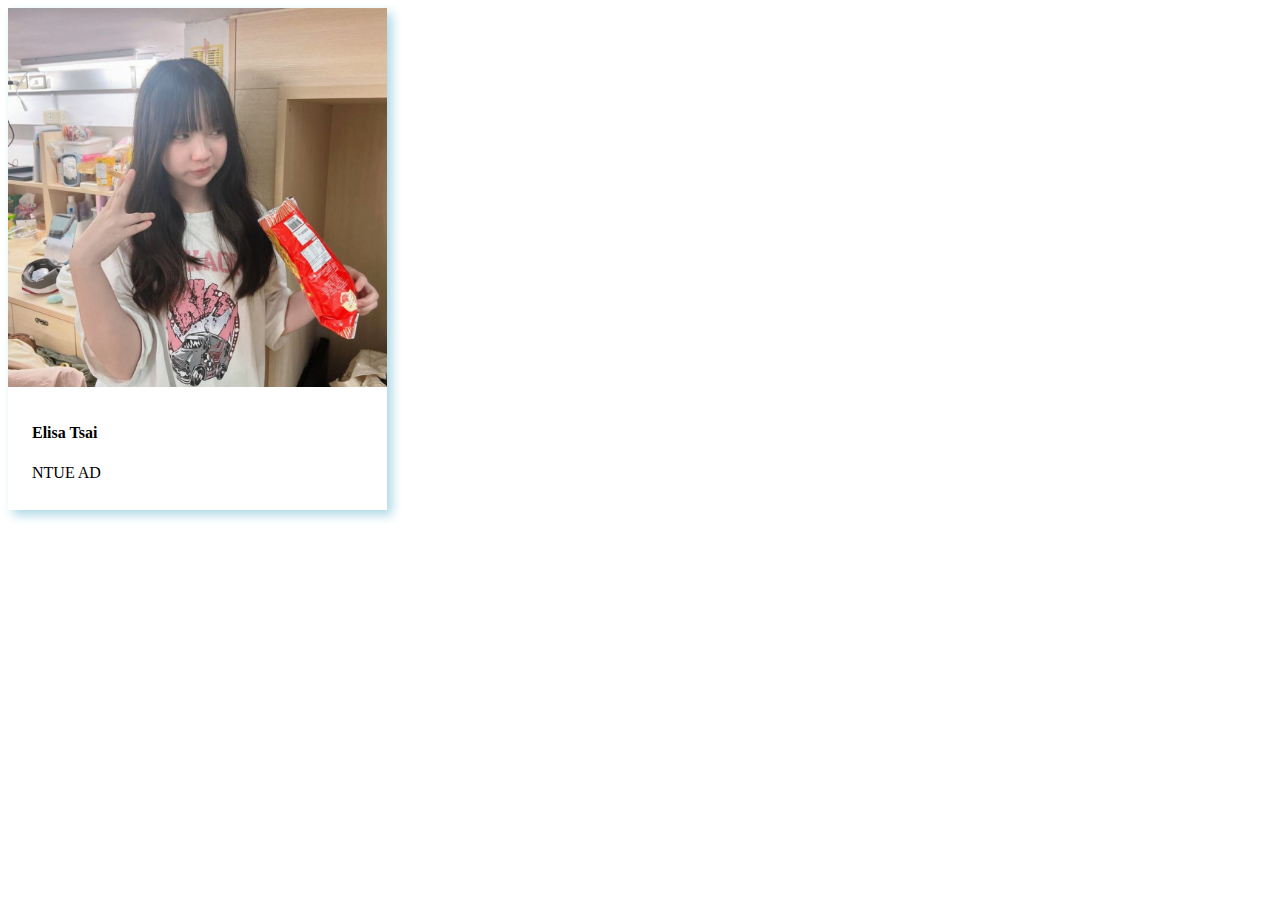
<file: 1015/index.html>
<!DOCTYPE html>

<html>
	<head>
		<meta charset='utf-8'>
		<title>ELISA</title>
		
		<style>
		
			.card{
				width: 30%;
				box-shadow: 5px 5px 10px lightblue;
			}
		
			.container{
				padding: 12px 24px;
			}
		
		</style>
		
	</head>
	
	<body>
		<div class='card'>
			<img src='img_avatar.png' style='width: 100%'>
			<div class='container'>
				<h4>Elisa Tsai</h4>
				<p>NTUE AD</p>
			</div>
		</div>
	</body>

</html>
</file>
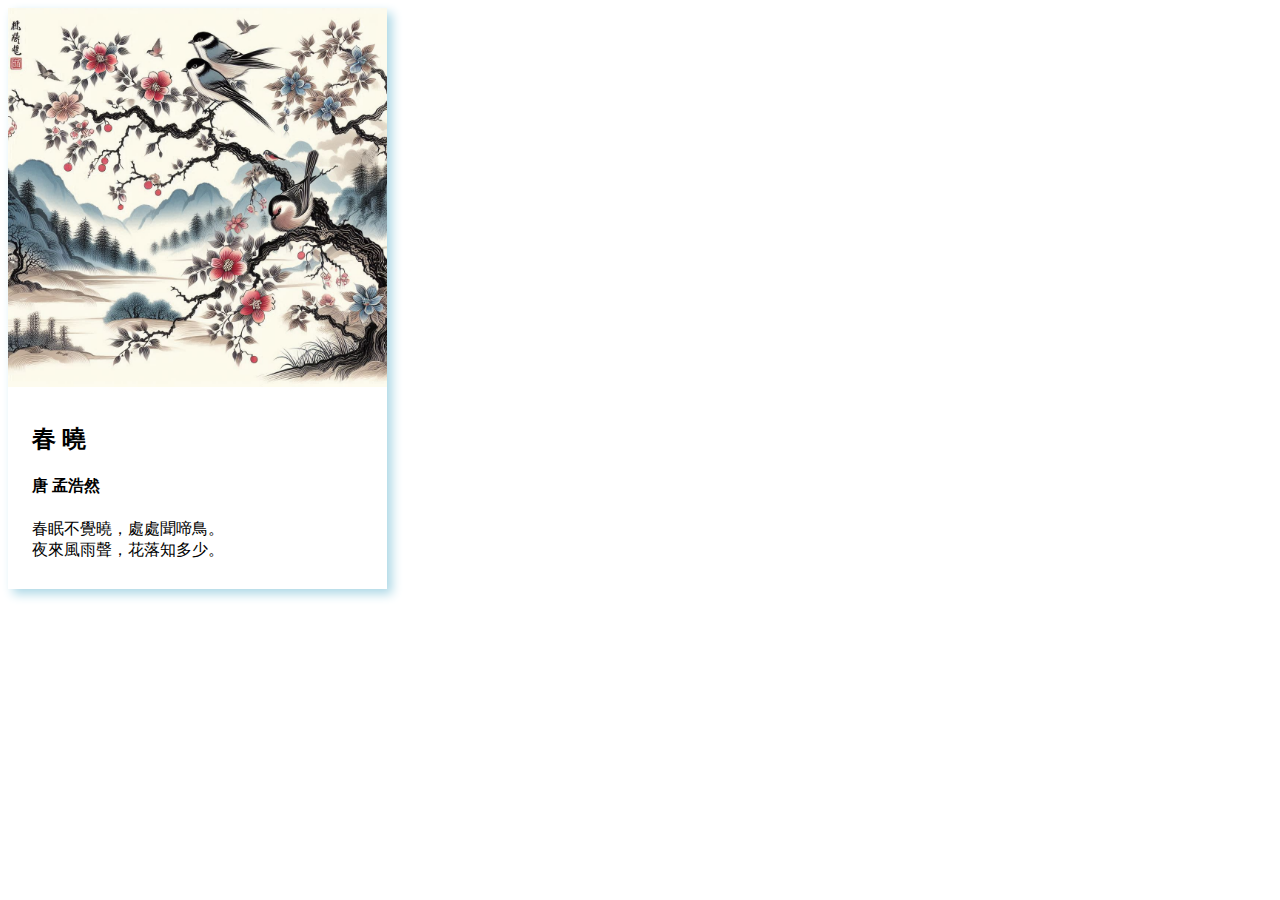
<file: 1022/index.html>
<!DOCTYPE html>

<html>
	<head>
		<meta charset='utf-8'>
		<title>ELISA</title>
		<link rel="preconnect" href="https://fonts.googleapis.com">
		<link rel="preconnect" href="https://fonts.gstatic.com" crossorigin>
		<link href="https://fonts.googleapis.com/css2?family=LXGW+WenKai+Mono+TC&display=swap" rel="stylesheet">
		
		<style>
		
			.card{
				width: 30%;
				box-shadow: 5px 5px 10px lightblue;
			}
		
			.container{
				padding: 12px 24px;
			}
		
		</style>
		
	</head>
	
	<body>
		<div class='card'>
			<img src='img_avatar.png' alt="Avatar" style='width: 100%'>
			<div class='container lxgw-wenkai-mono-tc-regular'>
				<h2>春 曉</h2>
				<h4><b>唐 孟浩然</b></h4>
				<p>春眠不覺曉，處處聞啼鳥。<br/>
				夜來風雨聲，花落知多少。</p>
			</div>
		</div>
	</body>

</html>
</file>
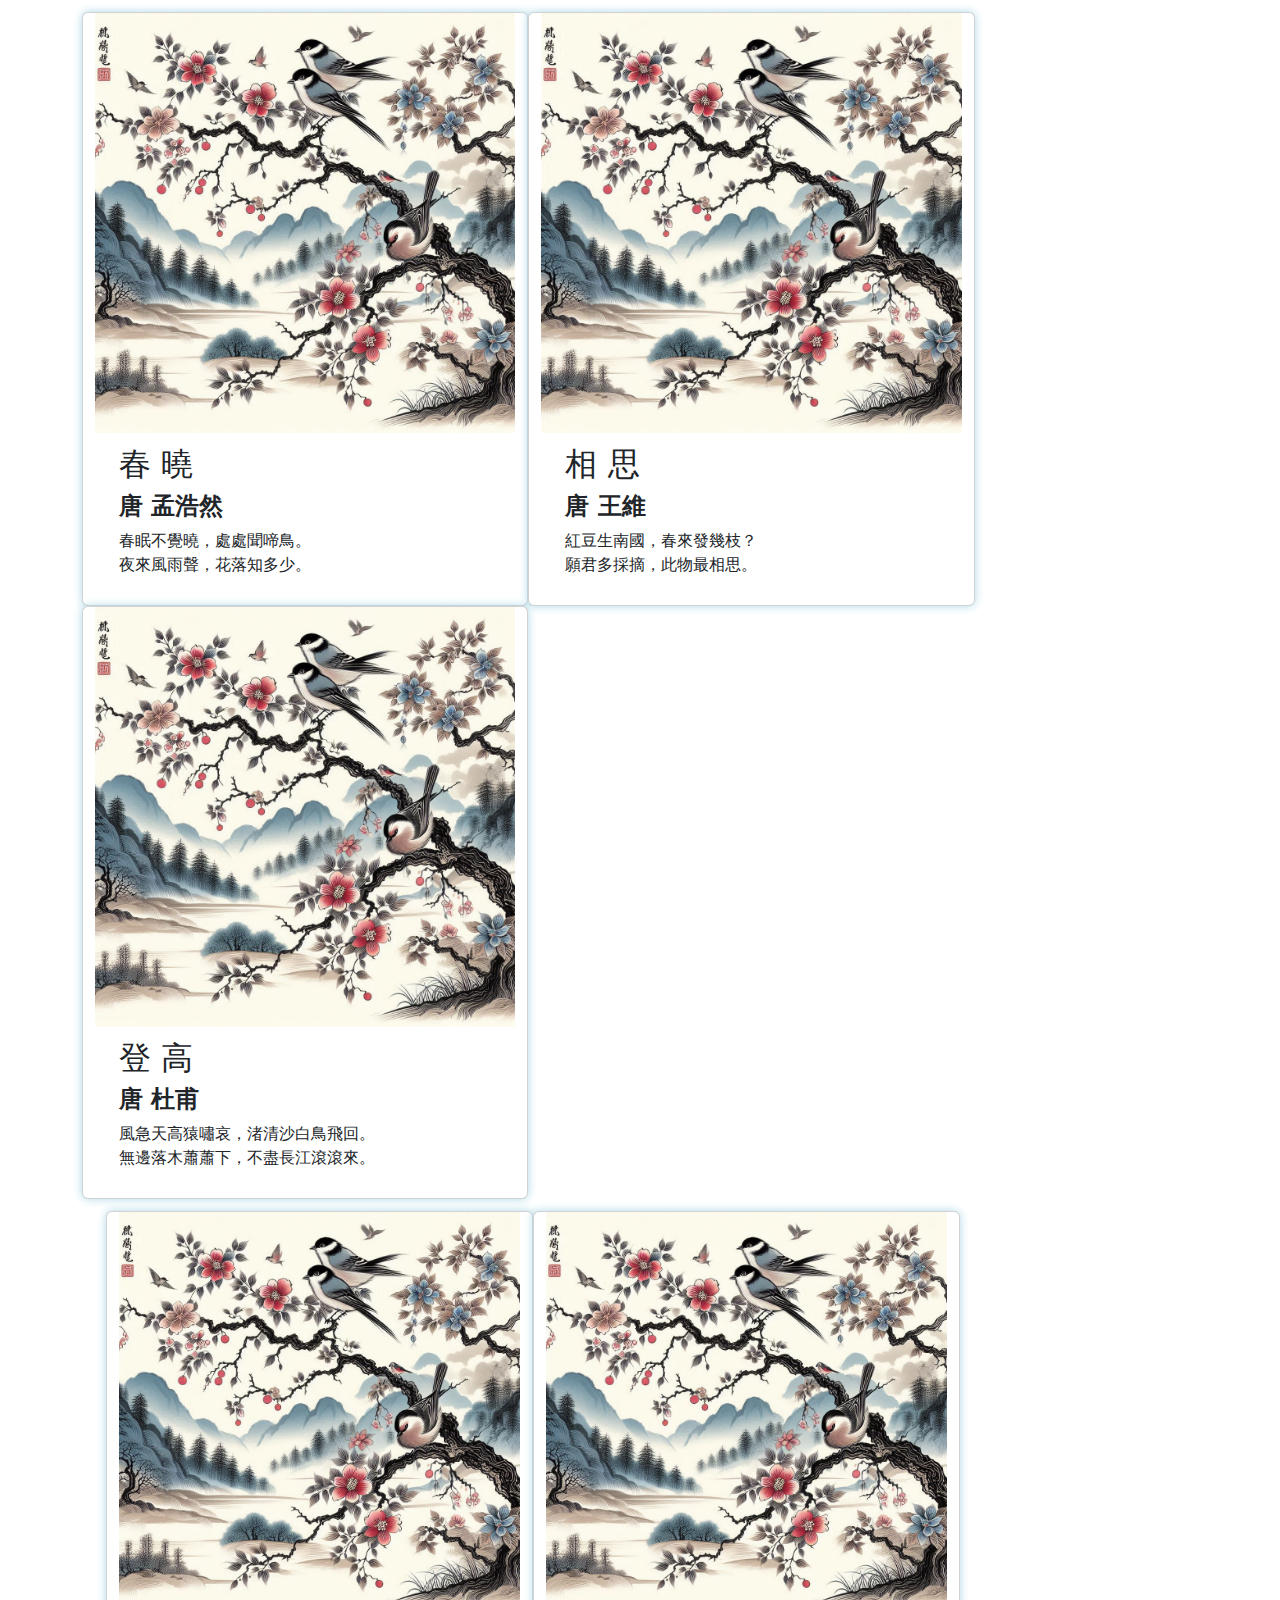
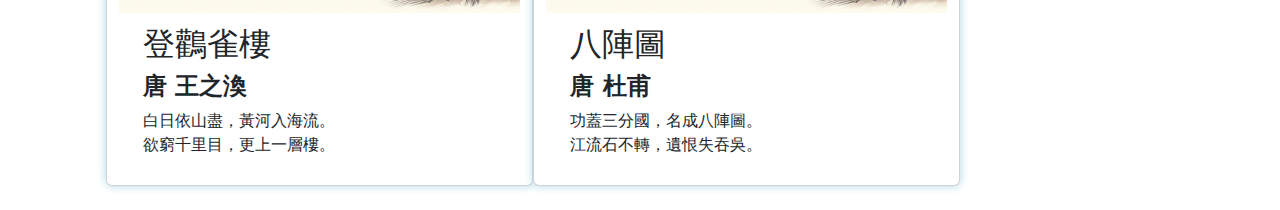
<file: 1105/index.html>
<!DOCTYPE html>

<html>
	<head>
		<meta charset='utf-8'>
		<title>ELISA</title>
		<link rel="preconnect" href="https://fonts.googleapis.com">
		<link rel="preconnect" href="https://fonts.gstatic.com" crossorigin>
		<link href="https://fonts.googleapis.com/css2?family=LXGW+WenKai+Mono+TC&display=swap" rel="stylesheet">
		
		<link href="https://cdn.jsdelivr.net/npm/bootstrap@5.3.3/dist/css/bootstrap.min.css" rel="stylesheet" integrity="sha384-QWTKZyjpPEjISv5WaRU9OFeRpok6YctnYmDr5pNlyT2bRjXh0JMhjY6hW+ALEwIH" crossorigin="anonymous">
		<script src="https://cdn.jsdelivr.net/npm/bootstrap@5.3.3/dist/js/bootstrap.bundle.min.js" integrity="sha384-YvpcrYf0tY3lHB60NNkmXc5s9fDVZLESaAA55NDzOxhy9GkcIdslK1eN7N6jIeHz" crossorigin="anonymous"></script>
		
		<style>
		
			.card{
				width: 40%;
				box-shadow: 0px 0px 10px lightblue;
			}
		
			.container{
				padding: 12px 24px;
			}
		
		</style>
		
	</head>
	
	<body>
		<div class='container'>
			<div class='row'>
				<div class= card 'col-4'>
					<img src='img_avatar.png' alt="Avatar" style='width: 100%'>
					<div class='container lxgw-wenkai-mono-tc-regular'>
					<h2>春 曉</h2>
					<h4><b>唐 孟浩然</b></h4>
					<p>春眠不覺曉，處處聞啼鳥。<br/>
					夜來風雨聲，花落知多少。</p>
					</div>
				</div>
				<div class= card 'col-4'>
					<img src='img_avatar.png' alt="Avatar" style='width: 100%'>
					<div class='container lxgw-wenkai-mono-tc-regular'>
					<h2>相 思</h2>
					<h4><b>唐 王維</b></h4>
					<p>紅豆生南國，春來發幾枝？<br/>
					願君多採摘，此物最相思。</p>
					</div>
				</div>
				<div class= card 'col-4'>
				<img src='img_avatar.png' alt="Avatar" style='width: 100%'>
					<div class='container lxgw-wenkai-mono-tc-regular'>
					<h2>登 高</h2>
					<h4><b>唐 杜甫</b></h4>
					<p>風急天高猿嘯哀，渚清沙白鳥飛回。<br/>
					無邊落木蕭蕭下，不盡長江滾滾來。</p>
					</div>
				</div>
			</div>
		<div class='container'>
			<div class='row'>
				<div class= card 'col-6'>
				<img src='img_avatar.png' alt="Avatar" style='width: 100%'>
					<div class='container lxgw-wenkai-mono-tc-regular'>
					<h2>登鸛雀樓</h2>
					<h4><b>唐 王之渙</b></h4>
					<p>白日依山盡，黃河入海流。<br/>
					欲窮千里目，更上一層樓。</p>
					</div>
				</div>
				<div class= card 'col-6'>
				<img src='img_avatar.png' alt="Avatar" style='width: 100%'>
					<div class='container lxgw-wenkai-mono-tc-regular'>
					<h2>八陣圖</h2>
					<h4><b>唐 杜甫</b></h4>
					<p>功蓋三分國，名成八陣圖。<br/>
					江流石不轉，遺恨失吞吳。</p>
					</div>
				</div>
			</div>
		</div>
		
	</body>

</html>
</file>
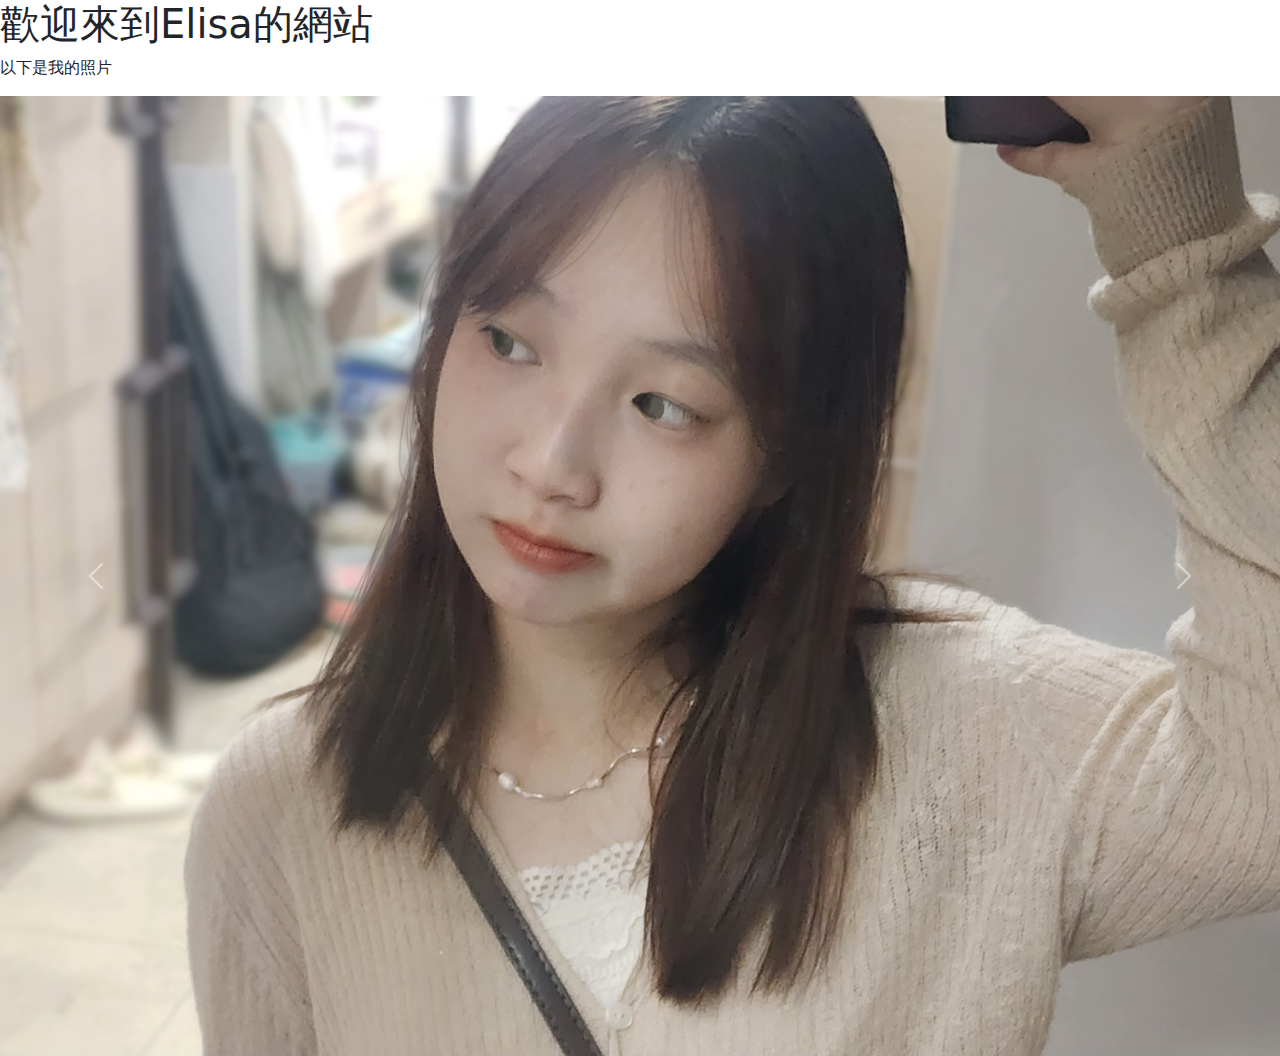
<file: 1112/index.html>
<!DOCTYPE html>
<html>

    <head>
    <meta charset='utf-8'>
    <title>ELISA</title>
    <link href="https://cdn.jsdelivr.net/npm/bootstrap@5.3.3/dist/css/bootstrap.min.css" rel="stylesheet" integrity="sha384-QWTKZyjpPEjISv5WaRU9OFeRpok6YctnYmDr5pNlyT2bRjXh0JMhjY6hW+ALEwIH" crossorigin="anonymous">
    <script src="https://cdn.jsdelivr.net/npm/bootstrap@5.3.3/dist/js/bootstrap.bundle.min.js" integrity="sha384-YvpcrYf0tY3lHB60NNkmXc5s9fDVZLESaAA55NDzOxhy9GkcIdslK1eN7N6jIeHz" crossorigin="anonymous"></script>
    </head>

    <body>
        <h1>歡迎來到Elisa的網站</h1>
        <p>以下是我的照片</p>
    <div id="carouselExampleFade" class="carousel slide carousel-fade">
        <div class="carousel-inner">
          <div class="carousel-item active">
            <img src="01.jpg" class="d-block w-100" alt="01">
          </div>
          <div class="carousel-item">
            <img src="02.jpg" class="d-block w-100" alt="02">
          </div>
          <div class="carousel-item">
            <img src="03.jpg" class="d-block w-100" alt="03">
          </div>
          <div class="carousel-item">
            <img src="04.jpg" class="d-block w-100" alt="04">
          </div>
          <div class="carousel-item">
            <img src="05.jpg" class="d-block w-100" alt="05">
          </div>
        </div>


        <button class="carousel-control-prev" type="button" data-bs-target="#carouselExampleFade" data-bs-slide="prev">
          <span class="carousel-control-prev-icon" aria-hidden="true"></span>
          <span class="visually-hidden">Previous</span>
        </button>


        <button class="carousel-control-next" type="button" data-bs-target="#carouselExampleFade" data-bs-slide="next">
          <span class="carousel-control-next-icon" aria-hidden="true"></span>
          <span class="visually-hidden">Next</span>
        </button>
      </div>

    </body>
</html>
</file>
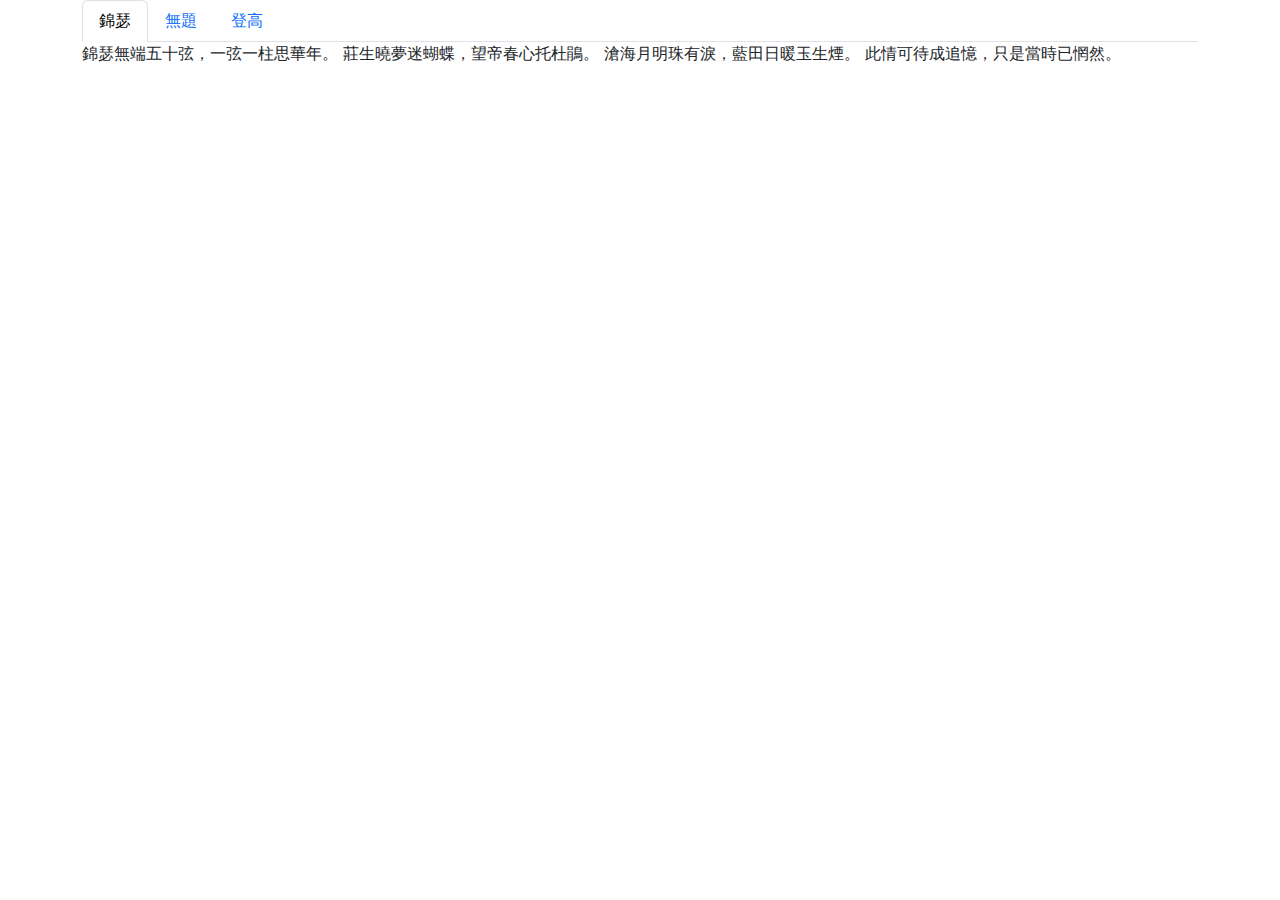
<file: 1126(bonus)/index.html>
<html>

<head>
	<meta charset='utf-8'>
	<title>ELISA</title>
	<link rel="preconnect" href="https://fonts.googleapis.com">
	<link rel="preconnect" href="https://fonts.gstatic.com" crossorigin>
	<link href="https://fonts.googleapis.com/css2?family=LXGW+WenKai+Mono+TC&display=swap" rel="stylesheet">
	<link href="https://cdn.jsdelivr.net/npm/bootstrap@5.3.3/dist/css/bootstrap.min.css" rel="stylesheet" integrity="sha384-QWTKZyjpPEjISv5WaRU9OFeRpok6YctnYmDr5pNlyT2bRjXh0JMhjY6hW+ALEwIH" crossorigin="anonymous">
	<script src="https://cdn.jsdelivr.net/npm/bootstrap@5.3.3/dist/js/bootstrap.bundle.min.js" integrity="sha384-YvpcrYf0tY3lHB60NNkmXc5s9fDVZLESaAA55NDzOxhy9GkcIdslK1eN7N6jIeHz" crossorigin="anonymous"></script>
</head>

<body>
	<div class="container">
		<!-- 導覽元件 -->
		<ul class="nav nav-tabs" id="myTab">
			<li class="nav-item"><a class="nav-link active" data-bs-toggle="tab" href="#tab1">錦瑟</a></li>
			<li class="nav-item"><a class="nav-link" data-bs-toggle="tab" href="#tab2">無題</a></li>
			<li class="nav-item"><a class="nav-link" data-bs-toggle="tab" href="#tab3">登高</a></li>
		</ul>
		<!-- 標籤頁內容 -->
		<div class="tab-content" id="myTabContent">
			<div class="tab-pane fade show active" id="tab1">
				<p>錦瑟無端五十弦，一弦一柱思華年。
				莊生曉夢迷蝴蝶，望帝春心托杜鵑。
				滄海月明珠有淚，藍田日暖玉生煙。
				此情可待成追憶，只是當時已惘然。</p>
			</div>
			<div class="tab-pane fade" id="tab2">
				<p>相見時難別亦難，東風無力百花殘。
				春蠶到死絲方盡，蠟炬成灰淚始乾。
				曉鏡但愁雲鬢改，夜吟應覺月光寒。
				蓬萊此去無多路，青鳥殷勤為探看。</p>
			</div>
			<div class="tab-pane fade" id="tab3">
				<p>風急天高猿嘯哀，渚清沙白鳥飛迴。
				無邊落木蕭蕭下，不盡長江滾滾來。
				萬里悲秋常作客，百年多病獨登臺。
				艱難苦恨繁霜鬢，潦倒新停濁酒杯。</p>
			</div>
		</div>
	</div>
</body>
</html>
</file>
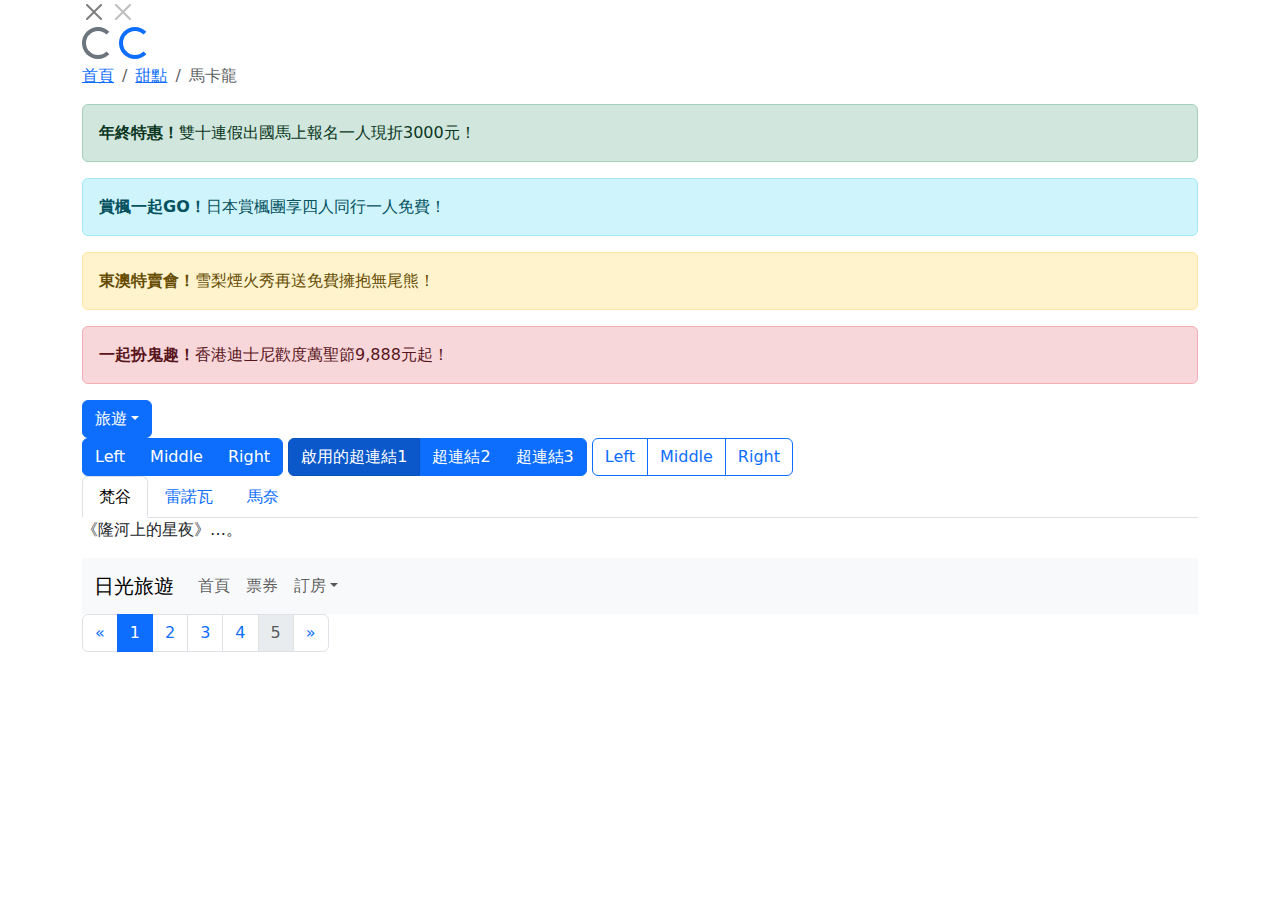
<file: 1126/index.html>
<!DOCTYPE html>

<html>

<head>
	<meta charset='utf-8'>
	<title>ELISA</title>
	<link rel="preconnect" href="https://fonts.googleapis.com">
	<link rel="preconnect" href="https://fonts.gstatic.com" crossorigin>
	<link href="https://fonts.googleapis.com/css2?family=LXGW+WenKai+Mono+TC&display=swap" rel="stylesheet">
	<link href="https://cdn.jsdelivr.net/npm/bootstrap@5.3.3/dist/css/bootstrap.min.css" rel="stylesheet" integrity="sha384-QWTKZyjpPEjISv5WaRU9OFeRpok6YctnYmDr5pNlyT2bRjXh0JMhjY6hW+ALEwIH" crossorigin="anonymous">
	<script src="https://cdn.jsdelivr.net/npm/bootstrap@5.3.3/dist/js/bootstrap.bundle.min.js" integrity="sha384-YvpcrYf0tY3lHB60NNkmXc5s9fDVZLESaAA55NDzOxhy9GkcIdslK1eN7N6jIeHz" crossorigin="anonymous"></script>

<body>
	<div class="container">
		<button type="button" class="btn-close"></button>
		<button type="button" class="btn-close" disabled></button>
	</div>

	<div class="container">
		<div class="spinner-border text-secondary" role="status">
			<span class="visually-hidden">Loading...</span>
		</div>
		<div class="spinner-border text-primary" role="status">
			<span class="visually-hidden">Loading...</span>
		</div>
	</div>


	<div class="container">
		<ul class="breadcrumb">
			<li class="breadcrumb-item"><a href="#">首頁</a></li>
			<li class="breadcrumb-item"><a href="#">甜點</a></li>
			<li class="breadcrumb-item active">馬卡龍</li>
		</ul>
	</div>

	<div class="container">
		<div class="alert alert-success" role="alert">
			<strong>年終特惠！</strong>雙十連假出國馬上報名一人現折3000元！
		</div>
		<div class="alert alert-info" role="alert">
			<strong>賞楓一起GO！</strong>日本賞楓團享四人同行一人免費！
		</div>
		<div class="alert alert-warning" role="alert">
			<strong>東澳特賣會！</strong>雪梨煙火秀再送免費擁抱無尾熊！
		</div>
		<div class="alert alert-danger" role="alert">
			<strong>一起扮鬼趣！</strong>香港迪士尼歡度萬聖節9,888元起！
		</div>
	</div>

	<div class="container">
		<div class="dropdown">
			<button class="btn btn-primary dropdown-toggle" type="button" data-bs-toggle="dropdown">旅遊</button>
			<ul class="dropdown-menu">
				<li>
					<h4 class="dropdown-header">國外旅遊</h4>
				</li>
				<li><a class="dropdown-item " href="#">國外團體</a></li>
				<li><a class="dropdown-item " href="#">國外自由行</a></li>
				<li>
					<hr class="dropdown-divider">
				</li>
				<li>
					<h4 class="dropdown-header">國內旅遊</h4>
				</li>
				<li><a class="dropdown-item " href="#">國內團體</a></li>
				<li><a class="dropdown-item " href="#">國內自由行</a></li>
			</ul>
		</div>
	</div>

	<div class="container">
		<div class="btn-group" role="group">
			<button type="button" class="btn btn-primary">Left</button>
			<button type="button" class="btn btn-primary">Middle</button>
			<button type="button" class="btn btn-primary">Right</button>
		</div>

		<div class="btn-group" role="group">
			<a href="#" class="btn btn-primary active">啟用的超連結1</a>
			<a href="#" class="btn btn-primary">超連結2</a>
			<a href="#" class="btn btn-primary">超連結3</a>
		</div>

		<div class="btn-group" role="group">
			<button type="button" class="btn btn-outline-primary">Left</button>
			<button type="button" class="btn btn-outline-primary">Middle</button>
			<button type="button" class="btn btn-outline-primary">Right</button>
		</div>

	</div>

	<div class="container">
		<!-- 導覽元件 -->
		<ul class="nav nav-tabs" id="myTab">
			<li class="nav-item"><a class="nav-link active" data-bs-toggle="tab" href="#tab1">梵谷</a></li>
			<li class="nav-item"><a class="nav-link" data-bs-toggle="tab" href="#tab2">雷諾瓦</a></li>
			<li class="nav-item"><a class="nav-link" data-bs-toggle="tab" href="#tab3">馬奈</a></li>
		</ul>
		<!-- 標籤頁內容 -->
		<div class="tab-content" id="myTabContent">
			<div class="tab-pane fade show active" id="tab1">
				<p>《隆河上的星夜》…。</p>
			</div>
			<div class="tab-pane fade" id="tab2">
				<p>《煎餅磨坊的舞會》…。</p>
			</div>
			<div class="tab-pane fade" id="tab3">
				<p>《草地上的午餐》…。</p>
			</div>
		</div>
	</div>

	<div class="container">
		<nav class="navbar navbar-light bg-light navbar-expand-md">
			<div class="container-fluid">
			  <a class="navbar-brand" href="#">日光旅遊</a>
			  <button class="navbar-toggler" type="button" data-bs-toggle="collapse" 
				data-bs-target="#navbar1"><span class="navbar-toggler-icon"></span></button>
			  <div class="collapse navbar-collapse" id="navbar1">
				<ul class="navbar-nav me-auto">
				  <li class="nav-item active"><a class="nav-link" href="#">首頁</a></li>
				  <li class="nav-item"><a class="nav-link" href="#">票券</a></li>
				  <li class="nav-item dropdown">
					<a class="nav-link dropdown-toggle" href="#" data-bs-toggle="dropdown">訂房</a>
					<div class="dropdown-menu">
					  <a class="dropdown-item" href="#">國內訂房</a>
					  <a class="dropdown-item" href="#">國外訂房</a>
					</div>
				  </li>
				</ul>
			  </div>
			</div>
		  </nav>
	</div>

	<div class="container">
		<nav>
			<ul class="pagination">
			  <li class="page-item"><a class="page-link" href="#"><span>&laquo;</span></a></li>
			  <li class="page-item active"><a class="page-link" href="#">1</a></li>
			  <li class="page-item"><a class="page-link" href="#">2</a></li>
			  <li class="page-item"><a class="page-link" href="#">3</a></li>
			  <li class="page-item"><a class="page-link" href="#">4</a></li>
			  <li class="page-item disabled"><a class="page-link" href="#">5</a></li>
			  <li class="page-item"><a class="page-link" href="#"><span>&raquo;</span></a></li>
			</ul>
		  </nav>
	</div>

</body>

</html>
</file>
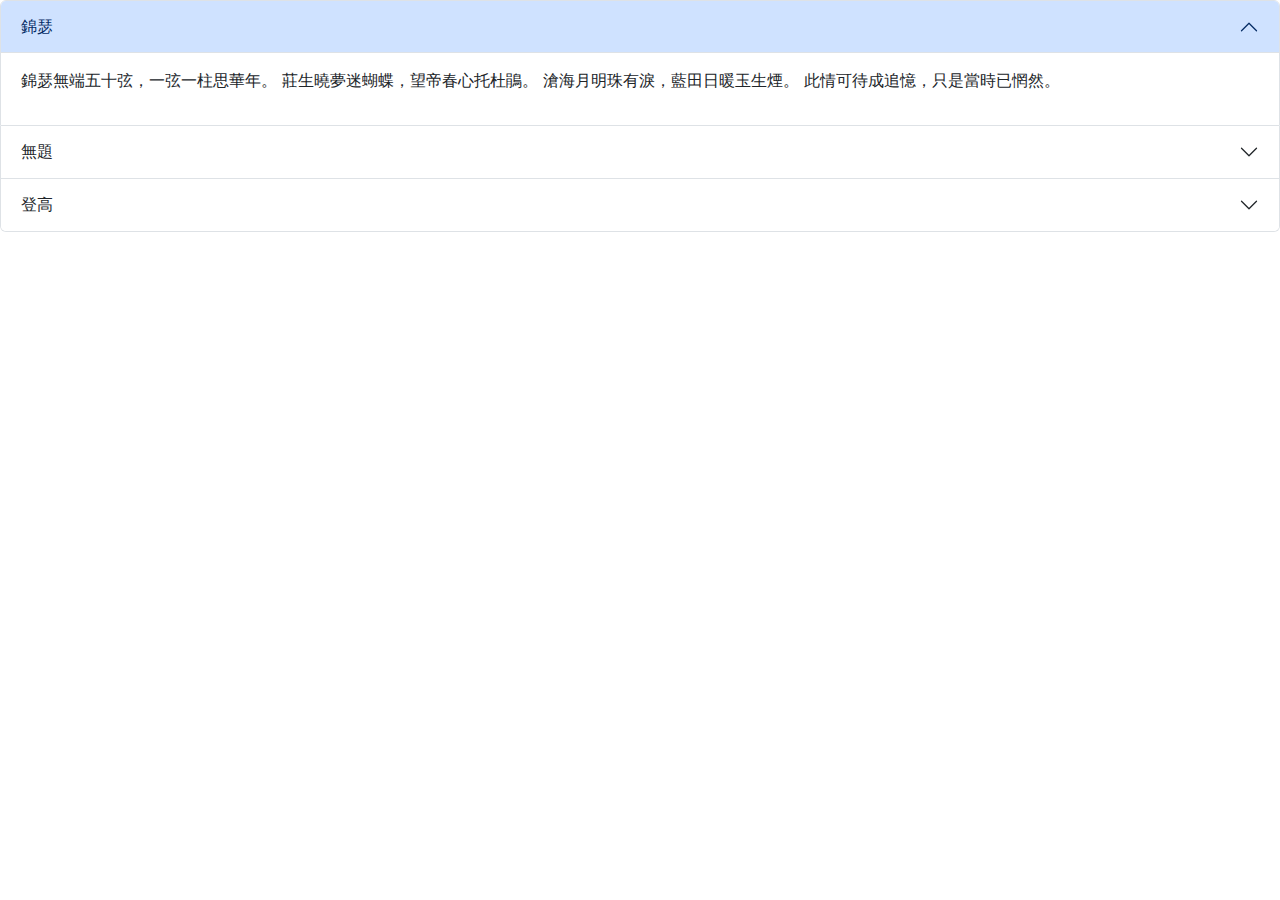
<file: 1203(bonus)/index.html>
<!DOCTYPE html>

<html>

<head>
    <meta charset='utf-8'>
    <title>bonus</title>
    <link rel="preconnect" href="https://fonts.googleapis.com">
    <link rel="preconnect" href="https://fonts.gstatic.com" crossorigin>
    <link href="https://fonts.googleapis.com/css2?family=LXGW+WenKai+Mono+TC&display=swap" rel="stylesheet">
    <link href="https://cdn.jsdelivr.net/npm/bootstrap@5.3.3/dist/css/bootstrap.min.css" rel="stylesheet"
        integrity="sha384-QWTKZyjpPEjISv5WaRU9OFeRpok6YctnYmDr5pNlyT2bRjXh0JMhjY6hW+ALEwIH" crossorigin="anonymous">
    <script src="https://cdn.jsdelivr.net/npm/bootstrap@5.3.3/dist/js/bootstrap.bundle.min.js"
        integrity="sha384-YvpcrYf0tY3lHB60NNkmXc5s9fDVZLESaAA55NDzOxhy9GkcIdslK1eN7N6jIeHz"
        crossorigin="anonymous"></script>
</head>

<body>

    <div class="accordion" id="myAccordion">
        <div class="accordion-item">
          <h2 class="accordion-header" id="heading1">
            <button type="button" class="accordion-button" data-bs-toggle="collapse" 
              data-bs-target="#collapse1">錦瑟</button>
          </h2>
          <div id="collapse1" class="accordion-collapse collapse show"
            data-bs-parent="#myAccordion">
            <div class="accordion-body">
              <p>錦瑟無端五十弦，一弦一柱思華年。
                莊生曉夢迷蝴蝶，望帝春心托杜鵑。
                滄海月明珠有淚，藍田日暖玉生煙。
                此情可待成追憶，只是當時已惘然。</p>
            </div>
          </div>
        </div>
        <div class="accordion-item">
          <h2 class="accordion-header" id="heading2">
            <button type="button" class="accordion-button collapsed" data-bs-toggle="collapse"
              data-bs-target="#collapse2">無題</button>
          </h2>
          <div id="collapse2" class="accordion-collapse collapse" data-bs-parent="#myAccordion">
            <div class="accordion-body">
              <p>相見時難別亦難，東風無力百花殘。
                春蠶到死絲方盡，蠟炬成灰淚始乾。
                曉鏡但愁雲鬢改，夜吟應覺月光寒。
                蓬萊此去無多路，青鳥殷勤為探看。
                </p>
            </div>
          </div>
        </div>
        <div class="accordion-item">
          <h2 class="accordion-header" id="heading3">
            <button type="button" class="accordion-button collapsed" data-bs-toggle="collapse" 
              data-bs-target="#collapse3">登高</button>
          </h2>
          <div id="collapse3" class="accordion-collapse collapse" data-bs-parent="#myAccordion">
            <div class="accordion-body">
              <p>風急天高猿嘯哀，渚清沙白鳥飛迴。
                無邊落木蕭蕭下，不盡長江滾滾來。
                萬里悲秋常作客，百年多病獨登臺。
                艱難苦恨繁霜鬢，潦倒新停濁酒杯。
                </p>
            </div>
          </div>
        </div>
      </div>

</body>
</file>
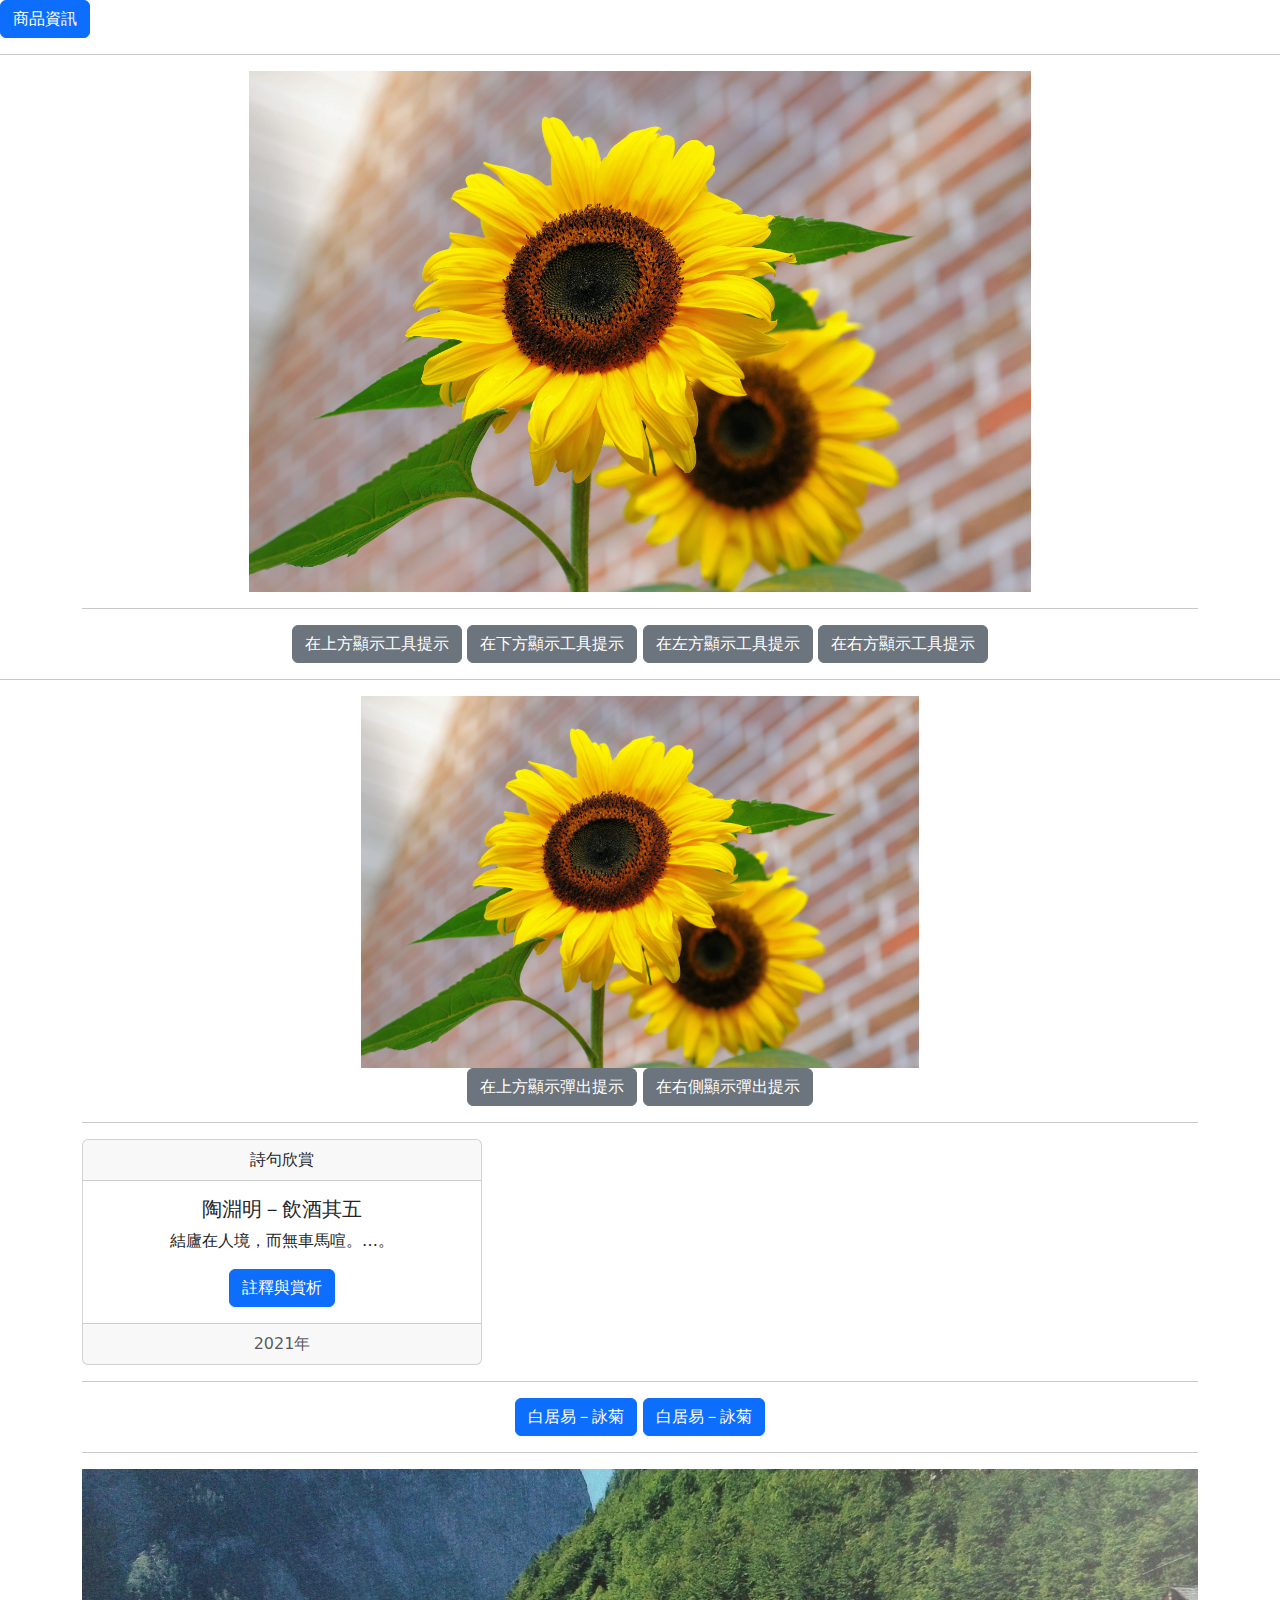
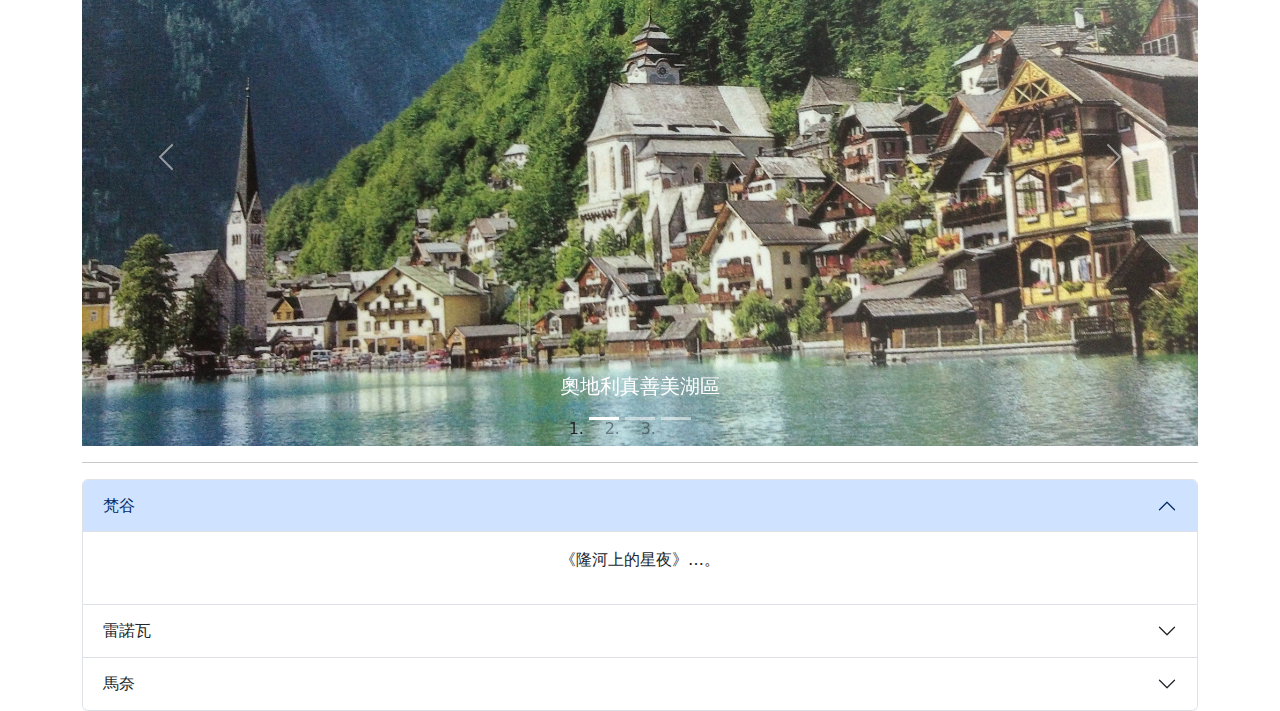
<file: 1203/index.html>
<!DOCTYPE html>

<html>

<head>
    <meta charset='utf-8'>
    <title>try</title>
    <link rel="preconnect" href="https://fonts.googleapis.com">
    <link rel="preconnect" href="https://fonts.gstatic.com" crossorigin>
    <link href="https://fonts.googleapis.com/css2?family=LXGW+WenKai+Mono+TC&display=swap" rel="stylesheet">
    <link href="https://cdn.jsdelivr.net/npm/bootstrap@5.3.3/dist/css/bootstrap.min.css" rel="stylesheet"
        integrity="sha384-QWTKZyjpPEjISv5WaRU9OFeRpok6YctnYmDr5pNlyT2bRjXh0JMhjY6hW+ALEwIH" crossorigin="anonymous">
    <script src="https://cdn.jsdelivr.net/npm/bootstrap@5.3.3/dist/js/bootstrap.bundle.min.js"
        integrity="sha384-YvpcrYf0tY3lHB60NNkmXc5s9fDVZLESaAA55NDzOxhy9GkcIdslK1eN7N6jIeHz"
        crossorigin="anonymous"></script>
</head>

<body>

    <!-- 觸發互動視窗的按鈕 -->
    <button type="button" class="btn btn-primary" data-bs-toggle="modal" data-bs-target="#myModal">商品資訊</button>
    <!-- 互動視窗 -->
    <div class="modal fade" id="myModal" tabindex="-1">
        <div class="modal-dialog">
            <div class="modal-content">
                <div class="modal-header">
                    <h3 class="modal-title">夢幻水晶香檳杯</h3>
                    <button type="button" class="btn-close" data-bs-dismiss="modal"></button>
                </div>
                <div class="modal-body">
                    <img src="cup.jpg" width="50%" class="img-fluid">
                    <p class="h3 text-end">$30.0</p>
                </div>
                <div class="modal-footer">
                    <button type="button" class="btn btn-primary">放入購物車</button>
                </div>
            </div>
        </div>
    </div>
<hr>
    <div class="container text-center">
        <img src="flowers3.jpg" width="70%" class="img-fluid"><br>
        <hr>
        <button type="button" class="btn btn-secondary" data-bs-toggle="tooltip" data-bs-placement="top"
            title="太陽花">在上方顯示工具提示</button>
        <button type="button" class="btn btn-secondary" data-bs-toggle="tooltip" data-bs-placement="bottom"
            title="太陽花">在下方顯示工具提示</button>
        <button type="button" class="btn btn-secondary" data-bs-toggle="tooltip" data-bs-placement="left"
            title="太陽花">在左方顯示工具提示</button>
        <button type="button" class="btn btn-secondary" data-bs-toggle="tooltip" data-bs-placement="right"
            title="太陽花">在右方顯示工具提示</button>
    </div>

    <script>
        var tooltipTriggerList = [].slice.call(document.querySelectorAll('[data-bs-toggle="tooltip"]'));
        var tooltipList = tooltipTriggerList.map(function (tooltipTriggerEl) {
            return new bootstrap.Tooltip(tooltipTriggerEl)
        });
    </script>
<hr>
    <div class="container text-center">
        <img src="flowers3.jpg" width="50%" class="img-fluid"><br>
        <button type="button" class="btn btn-secondary" data-bs-container="body" data-bs-toggle="popover"
            data-bs-placement="top" data-bs-content="太陽花">
            在上方顯示彈出提示</button>

        <button type="button" class="btn btn-secondary" title="圖片標題" data-bs-toggle="popover" data-bs-placement="right"
            data-bs-content="太陽花">
            在右側顯示彈出提示</button>

        <script>
            var popoverTriggerList = [].slice.call(document.querySelectorAll('[data-bs-toggle="popover"]'));
            var popoverList = popoverTriggerList.map(function (popoverTriggerEl) {
                return new bootstrap.Popover(popoverTriggerEl)
            });
        </script>
<hr>
        <div class="card text-center" style="width: 400px;">
            <div class="card-header">詩句欣賞</div>
            <div class="card-body">
                <h5 class="card-title">陶淵明－飲酒其五</h5>
                <p class="card-text">結廬在人境，而無車馬喧。…。</p>
                <a href="#" class="btn btn-primary">註釋與賞析</a>
            </div>
            <div class="card-footer text-muted">2021年</div>
        </div>
<hr>
    <p>
         <a class="btn btn-primary" data-bs-toggle="collapse" href="#collapseContent">
                白居易－詠菊</a>
        <button class="btn btn-primary" type="button" data-bs-toggle="collapse"
                data-bs-target="#collapseContent">白居易－詠菊</button>
     </p>
        <div class="collapse" id="collapseContent">
            <div class="card card-body">
                夜新霜著瓦輕，芭蕉新折敗荷傾。耐寒唯有東籬菊，金粟初開曉更清。
            </div>
        </div>
<hr>
        <div id="myCarousel" class="carousel slide" data-bs-ride="carousel">
            <!-- 輪播指示 -->
            <ol class="carousel-indicators">
              <li data-bs-target="#myCarousel" data-bs-slide-to="0" class="active"></li>
              <li data-bs-target="#myCarousel" data-bs-slide-to="1"></li>
              <li data-bs-target="#myCarousel" data-bs-slide-to="2"></li>
            </ol>
            <!-- 輪播內容 -->
            <div class="carousel-inner">
              <div class="carousel-item active">
                <img src="photo1.jpg" class="d-block w-100" alt="真善美湖區">
                <div class="carousel-caption d-none d-md-block">
                  <h5>奧地利真善美湖區</h5>
                </div>
              </div>
              <div class="carousel-item">
                <img src="photo2.jpg" class="d-block w-100" alt="熊布朗宮">
                <div class="carousel-caption d-none d-md-block">
                  <h5>奧地利熊布朗宮</h5>
                </div>
              </div>
              <div class="carousel-item">
                <img src="photo3.jpg" class="d-block w-100" alt="雪的美術館">
                <div class="carousel-caption d-none d-md-block">
                  <h5>北海道雪的美術館</h5>
                </div>
              </div>
            </div>
            <!-- 輪播控制 -->
            <a class="carousel-control-prev" href="#myCarousel" data-bs-slide="prev">
              <span class="carousel-control-prev-icon"></span>
              <span class="visually-hidden">Previous</span></a>
            <a class="carousel-control-next" href="#myCarousel" data-bs-slide="next">
              <span class="carousel-control-next-icon"></span>
              <span class="visually-hidden">Next</span></a>
          </div>
<hr>        
          <div class="accordion" id="myAccordion">
            <div class="accordion-item">
              <h2 class="accordion-header" id="heading1">
                <button type="button" class="accordion-button" data-bs-toggle="collapse" 
                  data-bs-target="#collapse1">梵谷</button>
              </h2>
              <div id="collapse1" class="accordion-collapse collapse show"
                data-bs-parent="#myAccordion">
                <div class="accordion-body">
                  <p>《隆河上的星夜》…。</p>
                </div>
              </div>
            </div>
            <div class="accordion-item">
              <h2 class="accordion-header" id="heading2">
                <button type="button" class="accordion-button collapsed" data-bs-toggle="collapse"
                  data-bs-target="#collapse2">雷諾瓦</button>
              </h2>
              <div id="collapse2" class="accordion-collapse collapse" data-bs-parent="#myAccordion">
                <div class="accordion-body">
                  <p>《煎餅磨坊的舞會》…。</p>
                </div>
              </div>
            </div>
            <div class="accordion-item">
              <h2 class="accordion-header" id="heading3">
                <button type="button" class="accordion-button collapsed" data-bs-toggle="collapse" 
                  data-bs-target="#collapse3">馬奈</button>
              </h2>
              <div id="collapse3" class="accordion-collapse collapse" data-bs-parent="#myAccordion">
                <div class="accordion-body">
                  <p>《草地上的午餐》…。</p>
                </div>
              </div>
            </div>
          </div>
</body>
</file>
